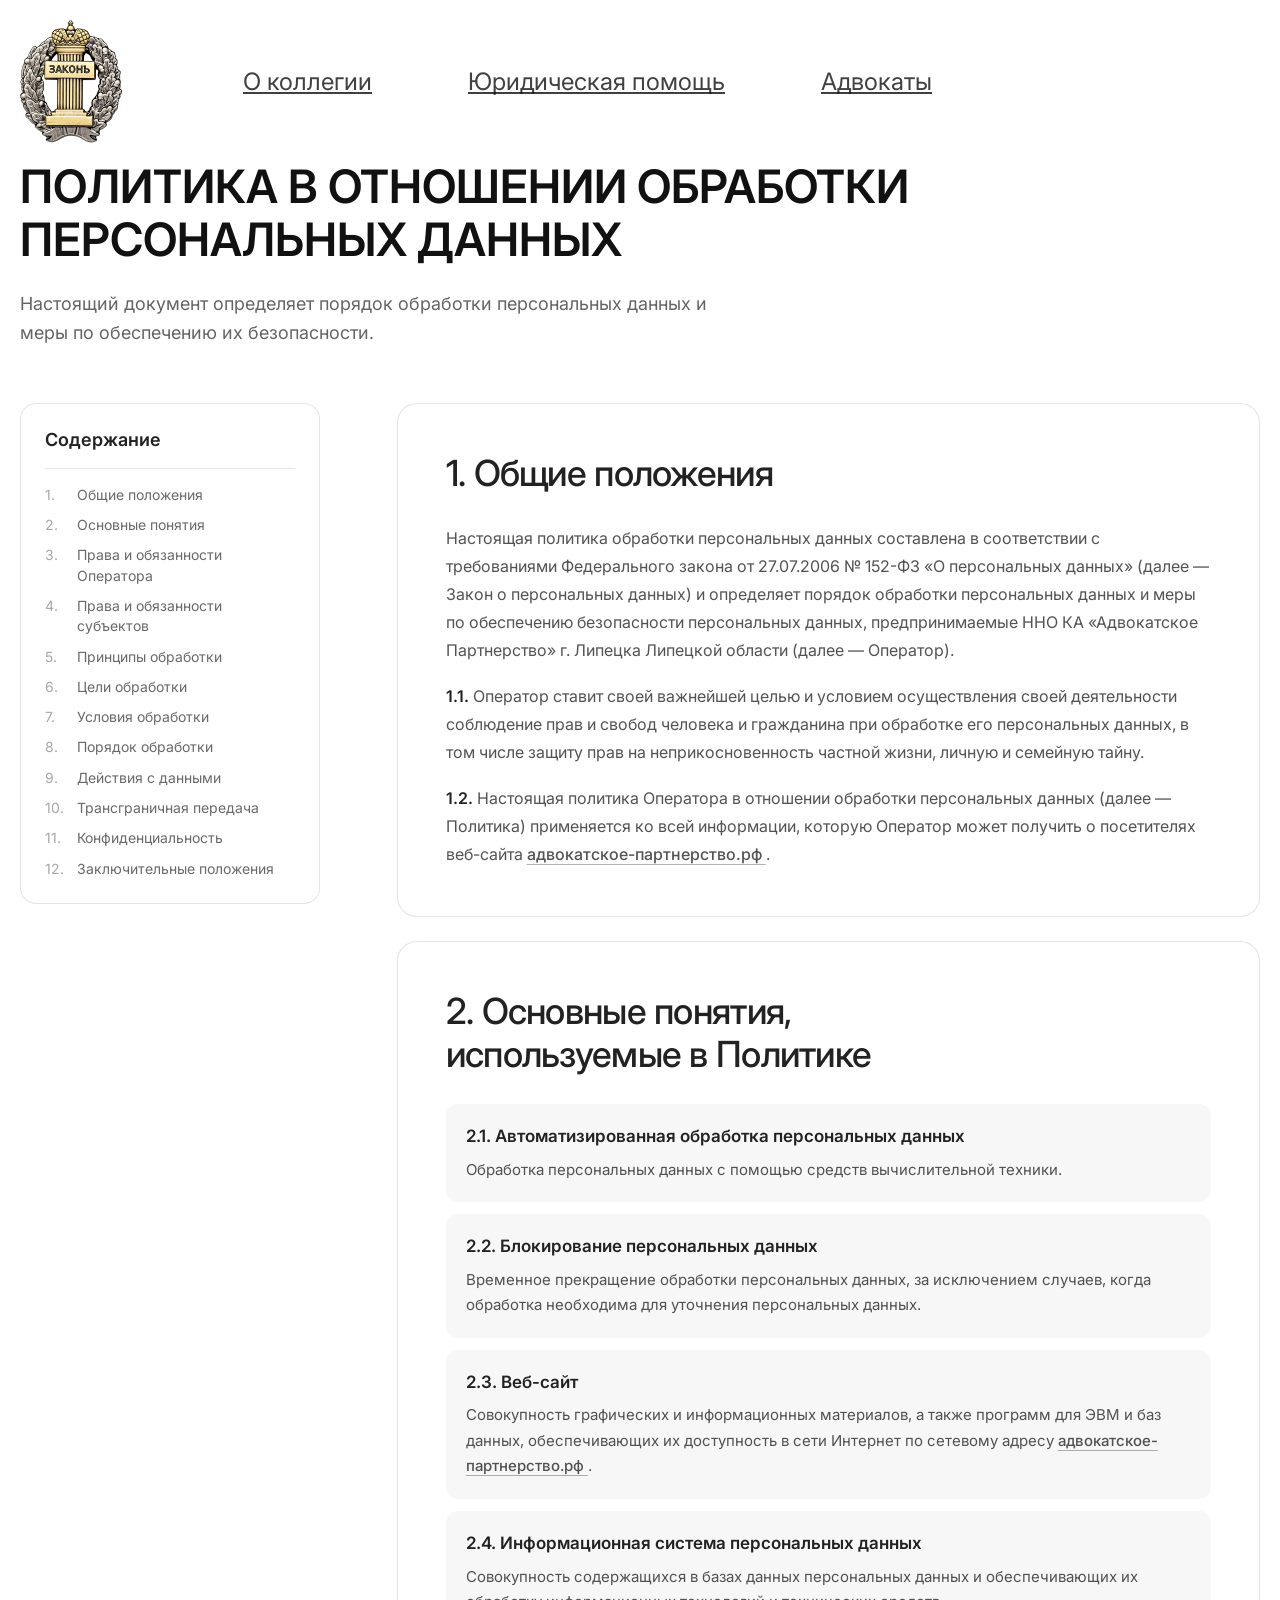
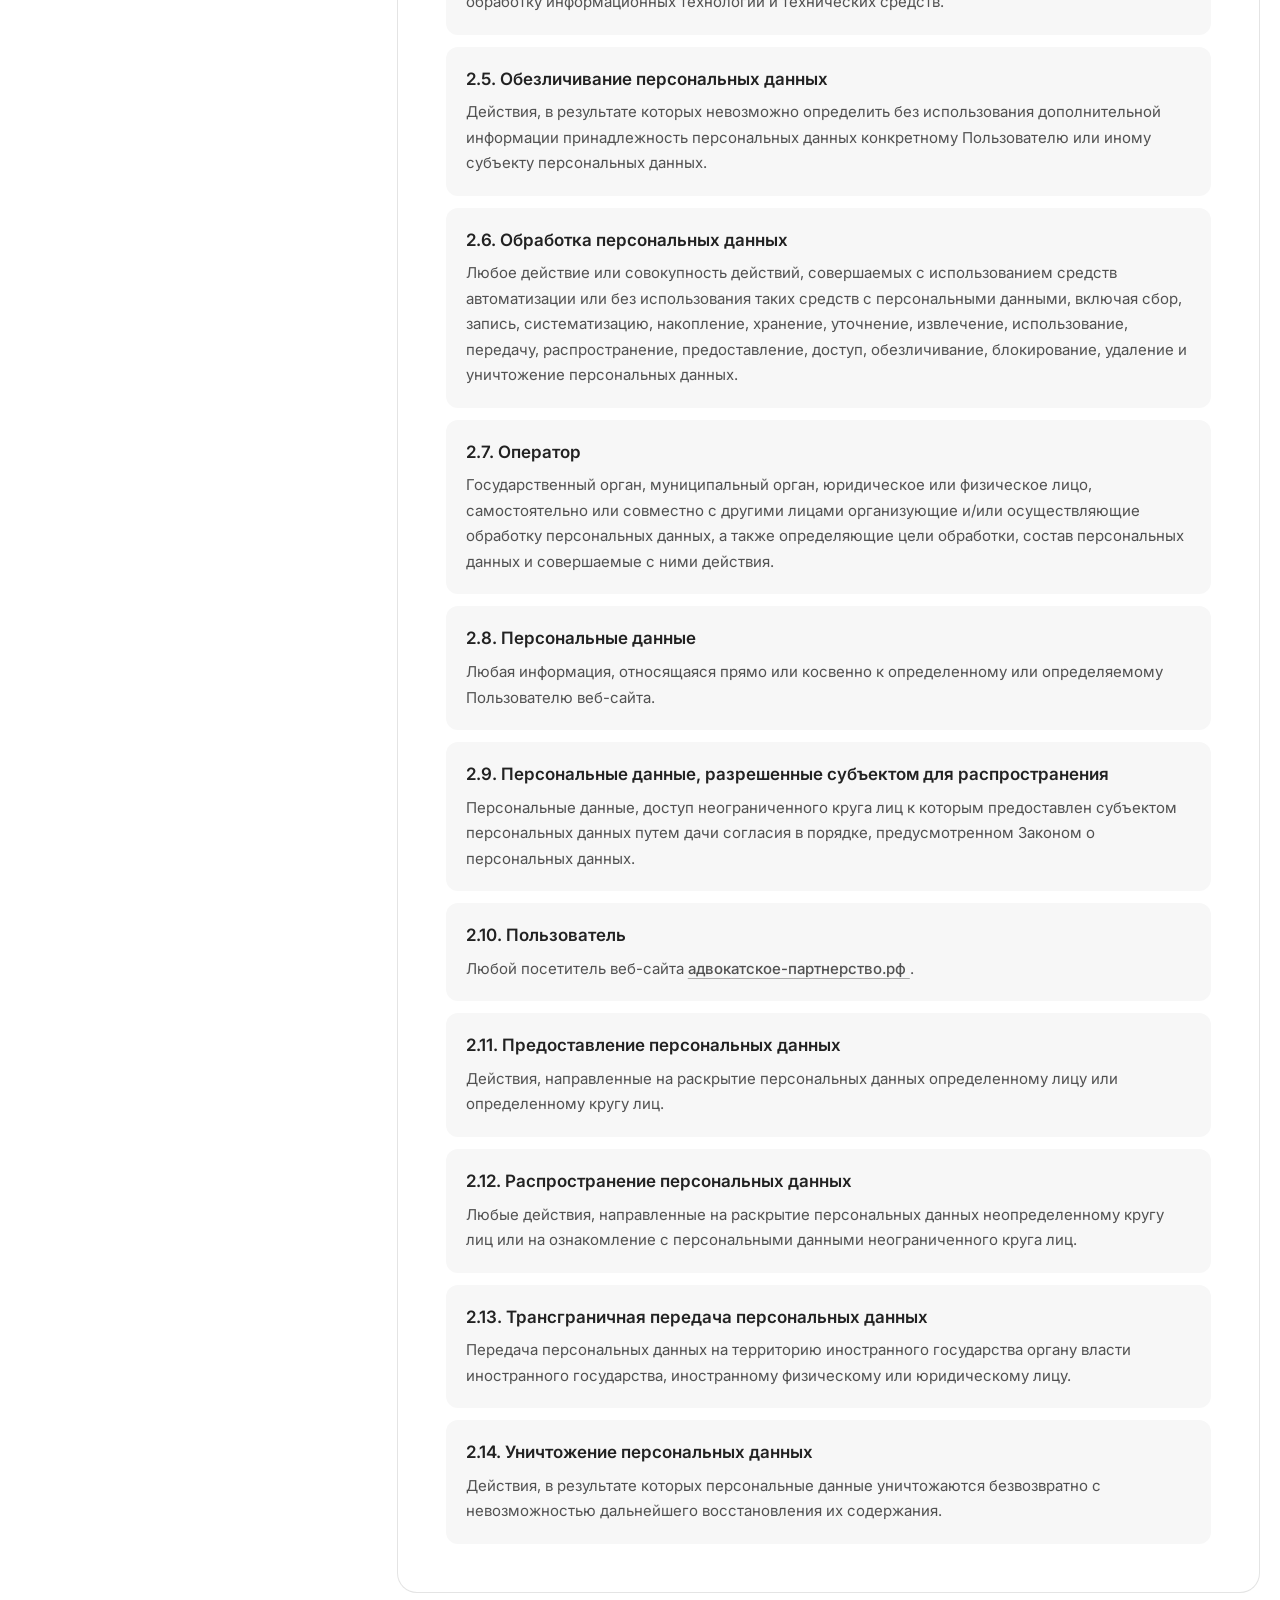
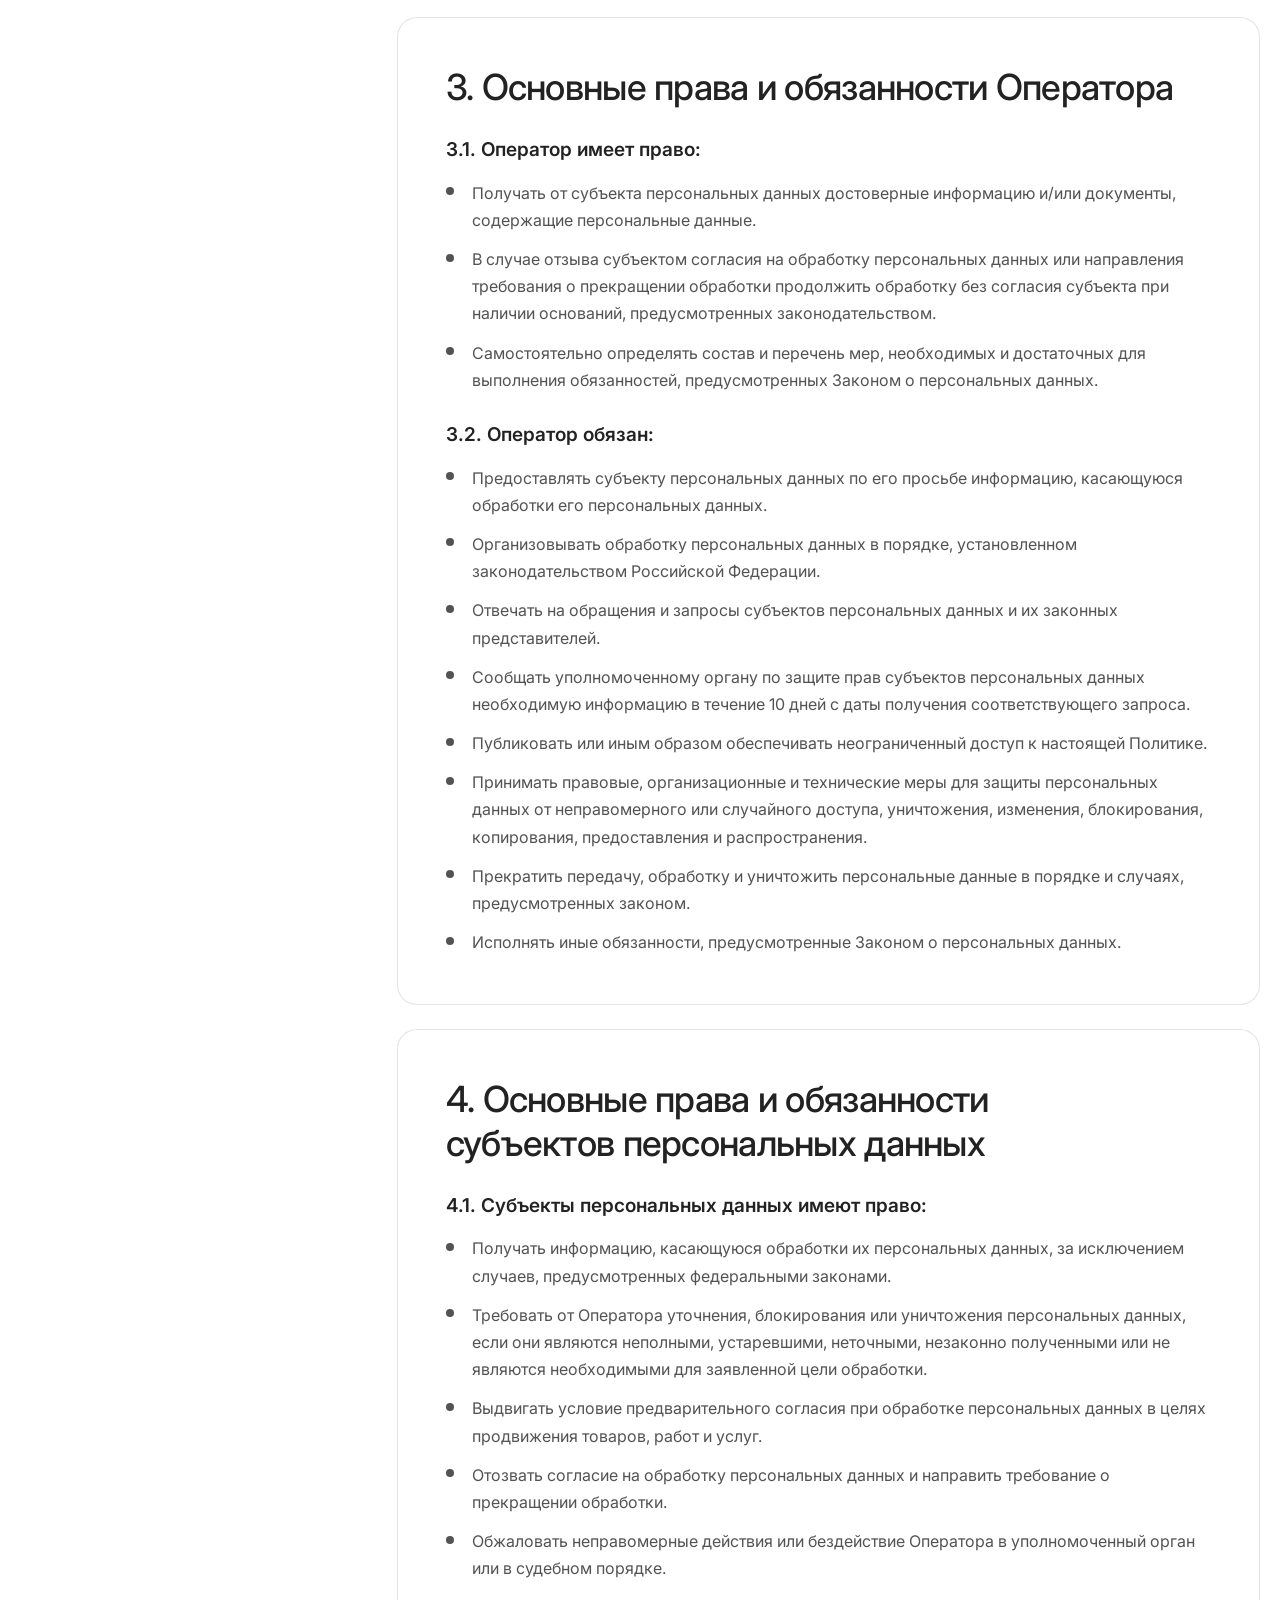
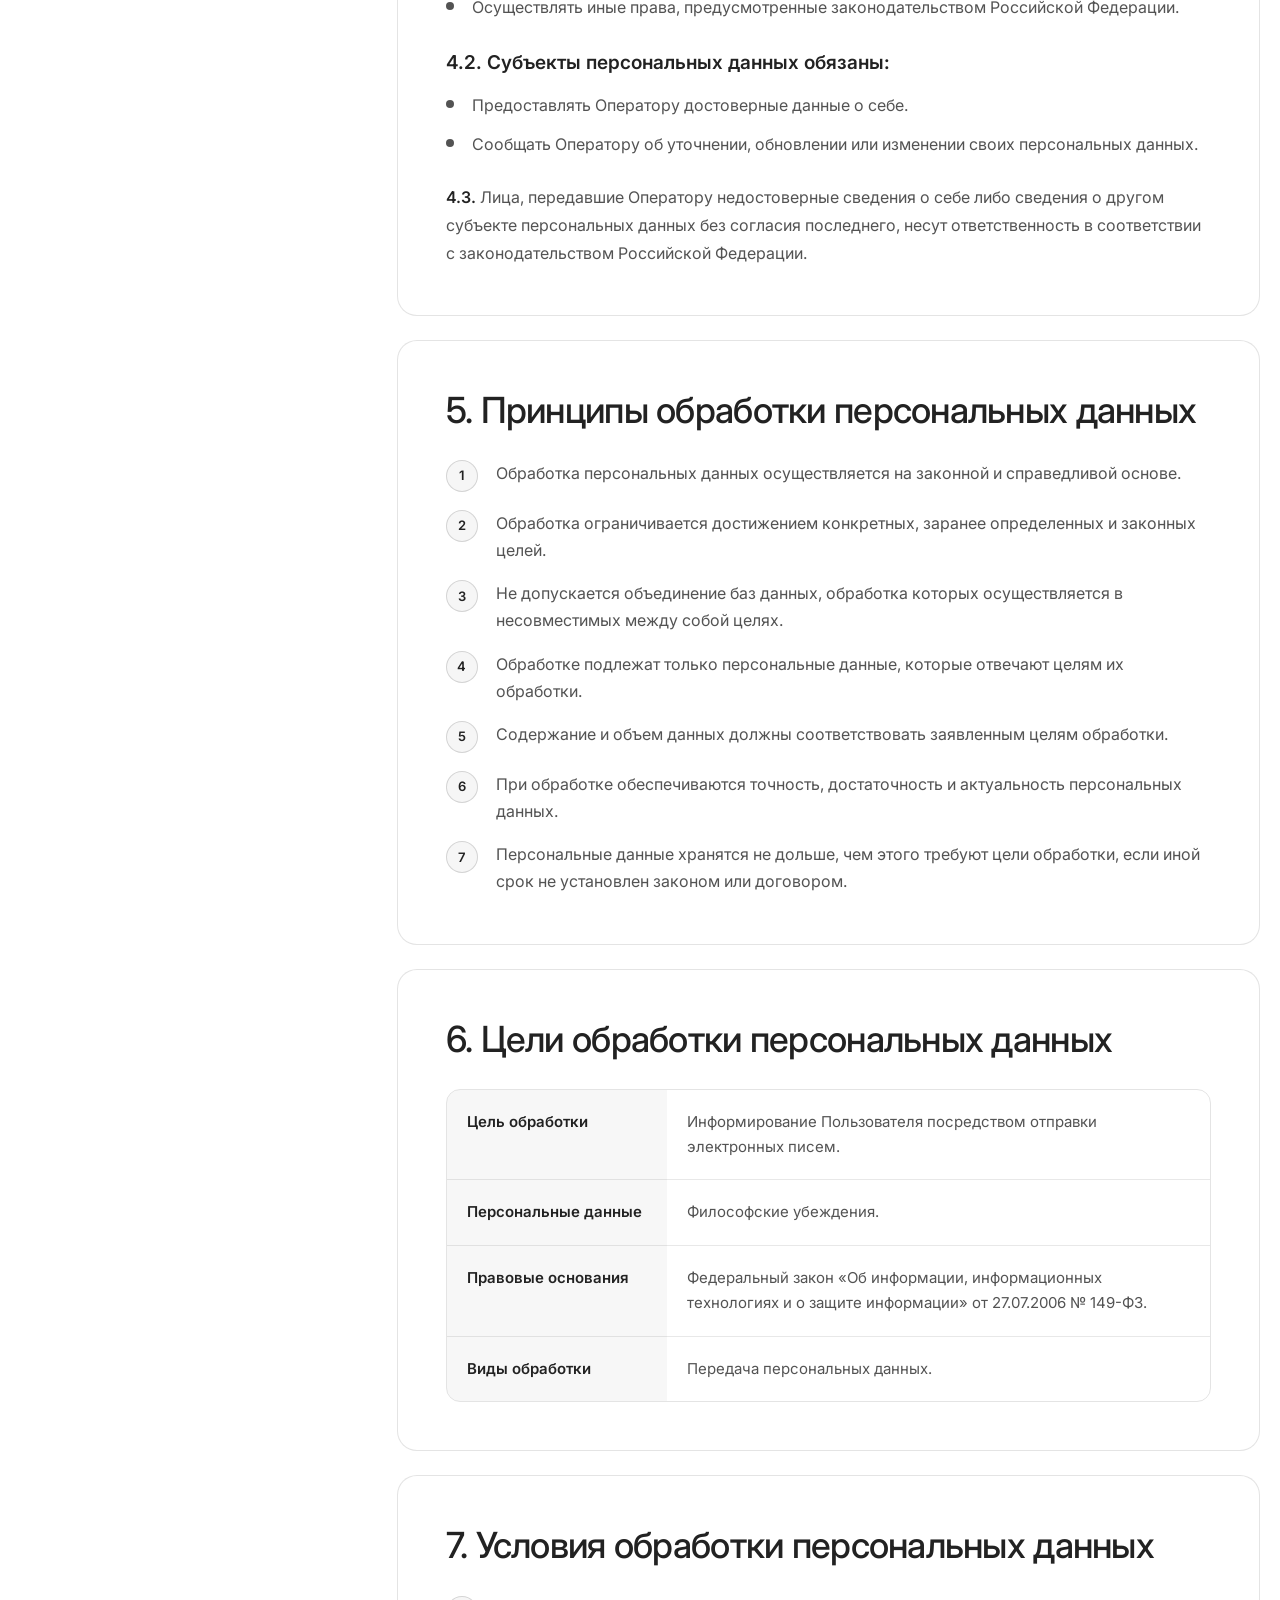
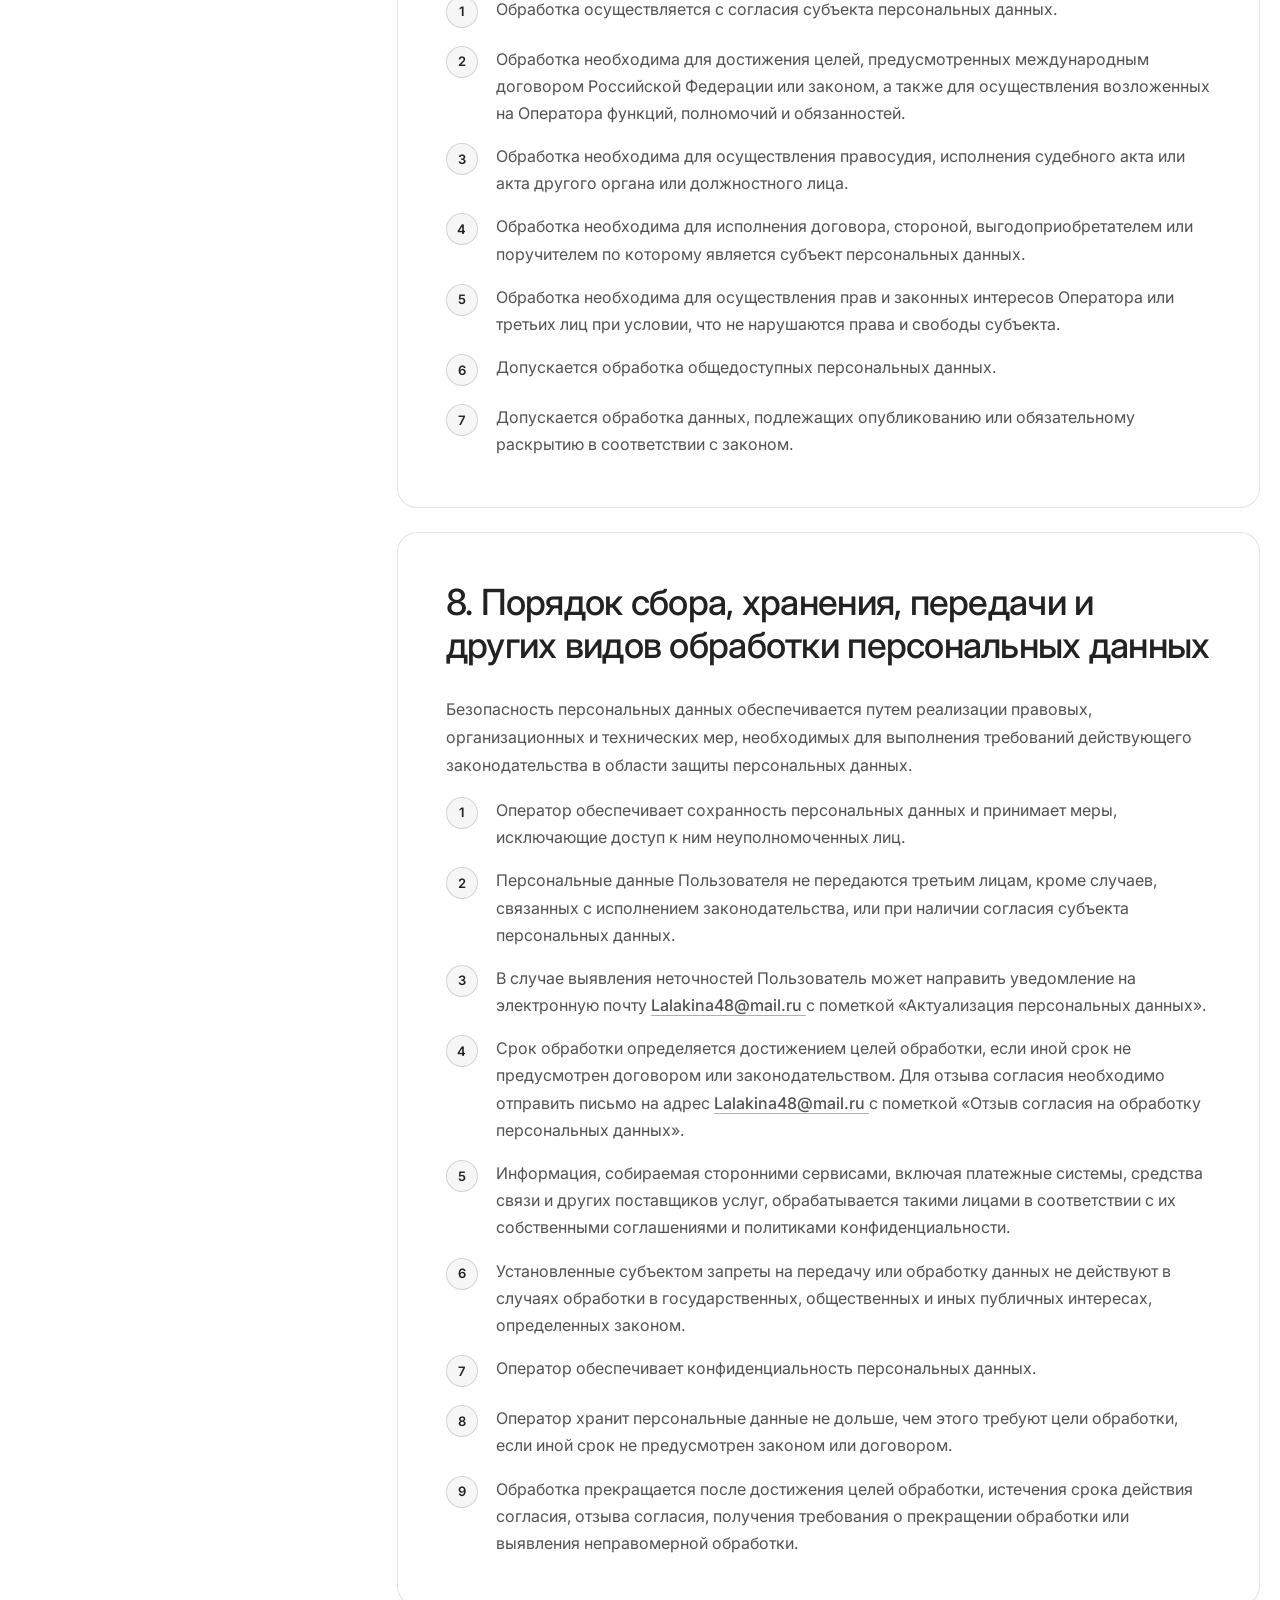
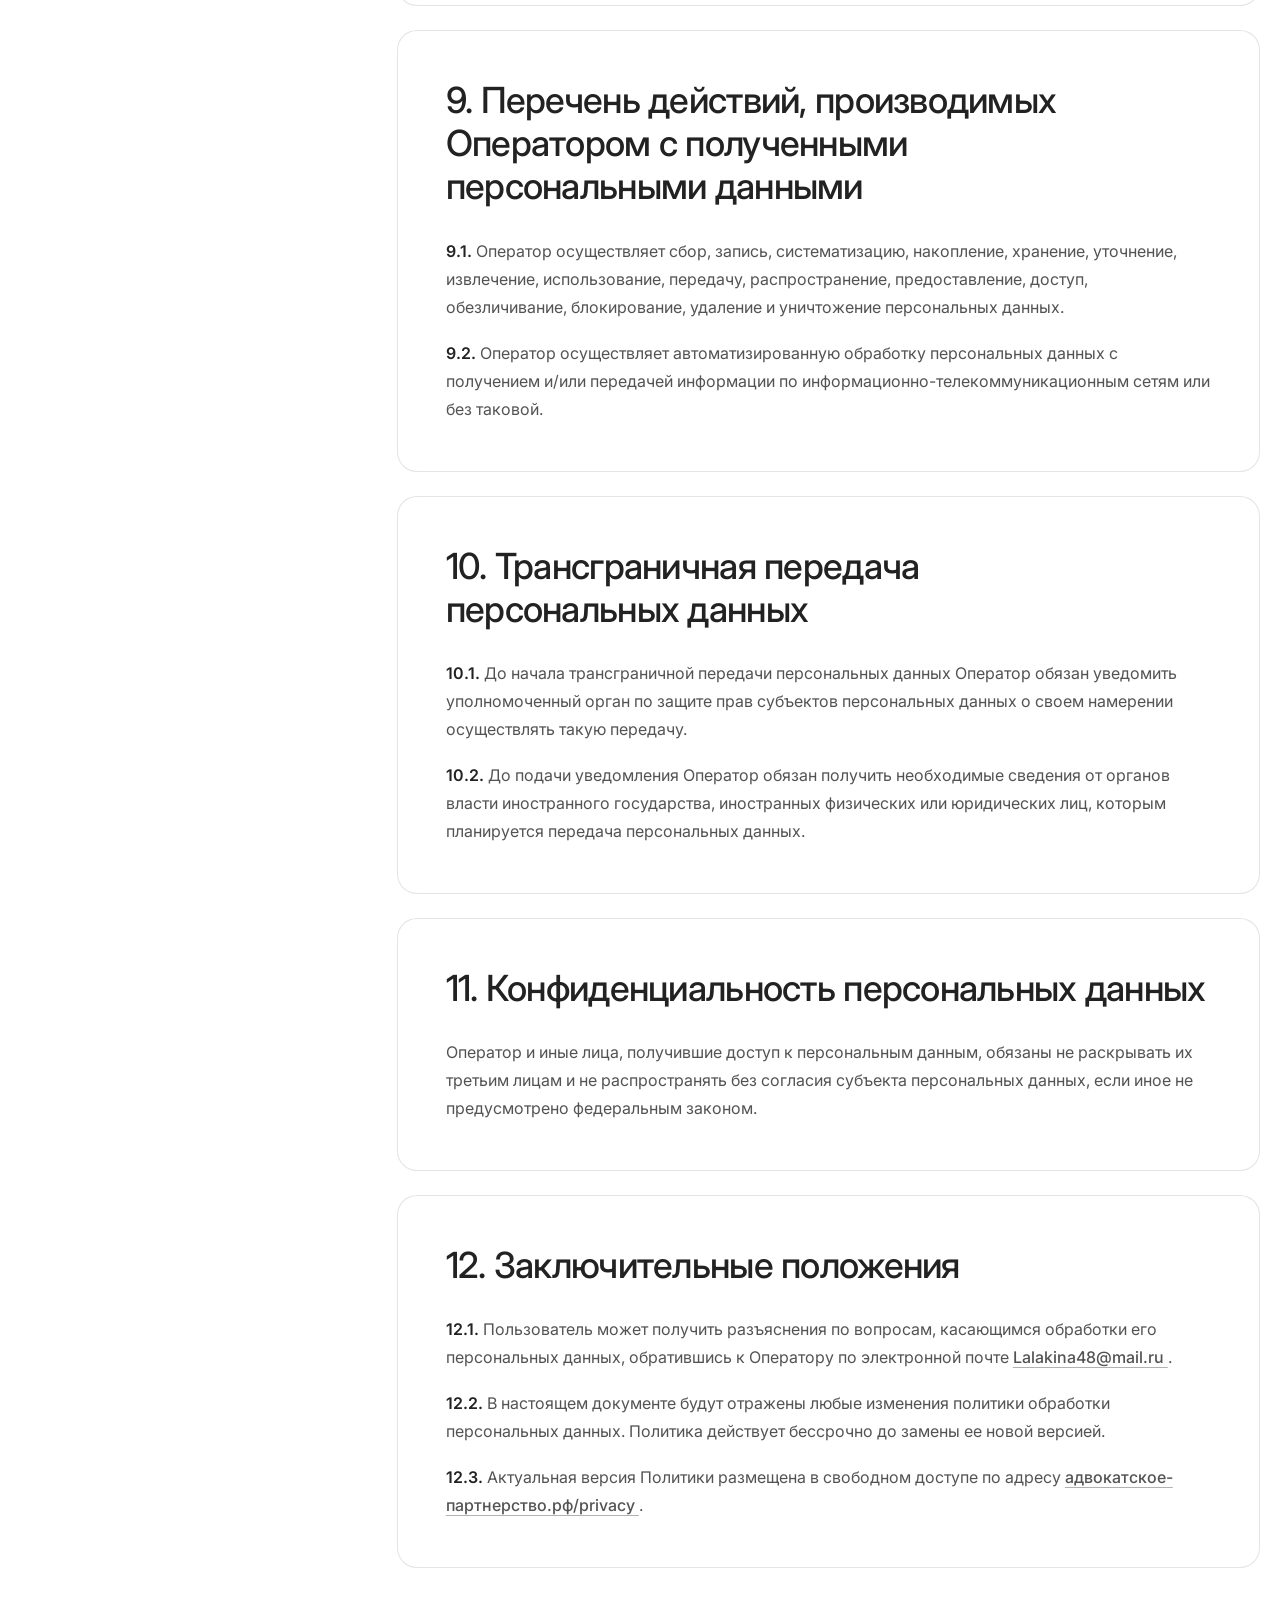
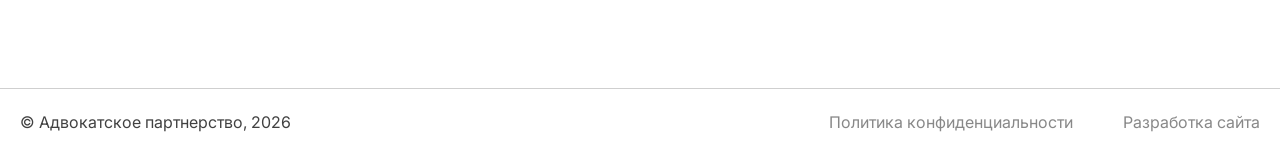
<file: privacy-policy.html>
<!DOCTYPE html>
<html lang="ru">

<head>
	<meta charset="UTF-8">
	<meta name="viewport" content="width=device-width, initial-scale=1.0">

	<title>Политика конфиденциальности — Адвокатское партнёрство</title>

	<meta name="description"
		content="Политика в отношении обработки персональных данных ННО КА «Адвокатское Партнёрство» г. Липецка Липецкой области.">

	<link rel="icon" type="image/png" href="images/logo.png">

	<link rel="stylesheet" href="css/styles.css">
</head>

<body>
	<div class="wrapper">
		<header id="header" class="header">
	<div class="header__container">
		<a href="index.html" class="header__logo">
			<img src="images/logo.png" alt="Адвокатское партнёрство">
		</a>

		<div class="header__menu menu">
			<button type="button" class="menu__icon icon-menu" aria-label="Открыть меню">
				<span></span>
			</button>

			<nav class="menu__body">
				<ul class="menu__list">
					<li class="menu__item">
						<a href="index.html#about" class="menu__link">
							О коллегии
						</a>
					</li>

					<li class="menu__item">
						<a href="index.html#legal-services" class="menu__link">
							Юридическая помощь
						</a>
					</li>

					<li class="menu__item">
						<a href="index.html#lawyers" class="menu__link">
							Адвокаты
						</a>
					</li>
				</ul>
			</nav>
		</div>
	</div>
</header>

		<main class="page page_privacy">
			<section class="privacy">
				<div class="privacy__container">
					<div class="privacy__heading">
						<h1 class="privacy__title">
							Политика в отношении обработки персональных данных
						</h1>

						<p class="privacy__description">
							Настоящий документ определяет порядок обработки персональных данных
							и меры по обеспечению их безопасности.
						</p>
					</div>

					<div class="privacy__layout">
						<aside class="privacy__navigation">
							<div class="privacy__navigation-inner">
								<div class="privacy__navigation-title">
									Содержание
								</div>

								<nav aria-label="Содержание политики конфиденциальности">
									<ol class="privacy__navigation-list">
										<li>
											<a href="#general">Общие положения</a>
										</li>
										<li>
											<a href="#definitions">Основные понятия</a>
										</li>
										<li>
											<a href="#operator-rights">Права и обязанности Оператора</a>
										</li>
										<li>
											<a href="#user-rights">Права и обязанности субъектов</a>
										</li>
										<li>
											<a href="#principles">Принципы обработки</a>
										</li>
										<li>
											<a href="#purposes">Цели обработки</a>
										</li>
										<li>
											<a href="#conditions">Условия обработки</a>
										</li>
										<li>
											<a href="#processing">Порядок обработки</a>
										</li>
										<li>
											<a href="#actions">Действия с данными</a>
										</li>
										<li>
											<a href="#cross-border">Трансграничная передача</a>
										</li>
										<li>
											<a href="#confidentiality">Конфиденциальность</a>
										</li>
										<li>
											<a href="#final">Заключительные положения</a>
										</li>
									</ol>
								</nav>
							</div>
						</aside>

						<div class="privacy__content">
							<article class="privacy__article">
								<section class="privacy__section" id="general">
									<h2 class="privacy__section-title">
										1. Общие положения
									</h2>

									<p>
										Настоящая политика обработки персональных данных составлена
										в соответствии с требованиями Федерального закона
										от 27.07.2006 № 152-ФЗ «О персональных данных»
										(далее — Закон о персональных данных) и определяет порядок
										обработки персональных данных и меры по обеспечению безопасности
										персональных данных, предпринимаемые ННО КА
										«Адвокатское Партнерство» г. Липецка Липецкой области
										(далее — Оператор).
									</p>

									<p>
										<strong>1.1.</strong>
										Оператор ставит своей важнейшей целью и условием осуществления
										своей деятельности соблюдение прав и свобод человека и гражданина
										при обработке его персональных данных, в том числе защиту прав
										на неприкосновенность частной жизни, личную и семейную тайну.
									</p>

									<p>
										<strong>1.2.</strong>
										Настоящая политика Оператора в отношении обработки персональных
										данных (далее — Политика) применяется ко всей информации,
										которую Оператор может получить о посетителях веб-сайта
										<a href="https://адвокатское-партнерство.рф" target="_blank" rel="noopener noreferrer">
											адвокатское-партнерство.рф
										</a>.
									</p>
								</section>

								<section class="privacy__section" id="definitions">
									<h2 class="privacy__section-title">
										2. Основные понятия, используемые в Политике
									</h2>

									<div class="privacy__definitions">
										<div class="privacy__definition">
											<h3>2.1. Автоматизированная обработка персональных данных</h3>
											<p>
												Обработка персональных данных с помощью средств
												вычислительной техники.
											</p>
										</div>

										<div class="privacy__definition">
											<h3>2.2. Блокирование персональных данных</h3>
											<p>
												Временное прекращение обработки персональных данных,
												за исключением случаев, когда обработка необходима
												для уточнения персональных данных.
											</p>
										</div>

										<div class="privacy__definition">
											<h3>2.3. Веб-сайт</h3>
											<p>
												Совокупность графических и информационных материалов,
												а также программ для ЭВМ и баз данных, обеспечивающих
												их доступность в сети Интернет по сетевому адресу
												<a href="https://адвокатское-партнерство.рф" target="_blank"
													rel="noopener noreferrer">
													адвокатское-партнерство.рф
												</a>.
											</p>
										</div>

										<div class="privacy__definition">
											<h3>2.4. Информационная система персональных данных</h3>
											<p>
												Совокупность содержащихся в базах данных персональных
												данных и обеспечивающих их обработку информационных
												технологий и технических средств.
											</p>
										</div>

										<div class="privacy__definition">
											<h3>2.5. Обезличивание персональных данных</h3>
											<p>
												Действия, в результате которых невозможно определить
												без использования дополнительной информации принадлежность
												персональных данных конкретному Пользователю или иному
												субъекту персональных данных.
											</p>
										</div>

										<div class="privacy__definition">
											<h3>2.6. Обработка персональных данных</h3>
											<p>
												Любое действие или совокупность действий, совершаемых
												с использованием средств автоматизации или без использования
												таких средств с персональными данными, включая сбор, запись,
												систематизацию, накопление, хранение, уточнение, извлечение,
												использование, передачу, распространение, предоставление,
												доступ, обезличивание, блокирование, удаление и уничтожение
												персональных данных.
											</p>
										</div>

										<div class="privacy__definition">
											<h3>2.7. Оператор</h3>
											<p>
												Государственный орган, муниципальный орган, юридическое
												или физическое лицо, самостоятельно или совместно с другими
												лицами организующие и/или осуществляющие обработку
												персональных данных, а также определяющие цели обработки,
												состав персональных данных и совершаемые с ними действия.
											</p>
										</div>

										<div class="privacy__definition">
											<h3>2.8. Персональные данные</h3>
											<p>
												Любая информация, относящаяся прямо или косвенно
												к определенному или определяемому Пользователю веб-сайта.
											</p>
										</div>

										<div class="privacy__definition">
											<h3>
												2.9. Персональные данные, разрешенные субъектом
												для распространения
											</h3>
											<p>
												Персональные данные, доступ неограниченного круга лиц
												к которым предоставлен субъектом персональных данных
												путем дачи согласия в порядке, предусмотренном Законом
												о персональных данных.
											</p>
										</div>

										<div class="privacy__definition">
											<h3>2.10. Пользователь</h3>
											<p>
												Любой посетитель веб-сайта
												<a href="https://адвокатское-партнерство.рф" target="_blank"
													rel="noopener noreferrer">
													адвокатское-партнерство.рф
												</a>.
											</p>
										</div>

										<div class="privacy__definition">
											<h3>2.11. Предоставление персональных данных</h3>
											<p>
												Действия, направленные на раскрытие персональных данных
												определенному лицу или определенному кругу лиц.
											</p>
										</div>

										<div class="privacy__definition">
											<h3>2.12. Распространение персональных данных</h3>
											<p>
												Любые действия, направленные на раскрытие персональных
												данных неопределенному кругу лиц или на ознакомление
												с персональными данными неограниченного круга лиц.
											</p>
										</div>

										<div class="privacy__definition">
											<h3>2.13. Трансграничная передача персональных данных</h3>
											<p>
												Передача персональных данных на территорию иностранного
												государства органу власти иностранного государства,
												иностранному физическому или юридическому лицу.
											</p>
										</div>

										<div class="privacy__definition">
											<h3>2.14. Уничтожение персональных данных</h3>
											<p>
												Действия, в результате которых персональные данные
												уничтожаются безвозвратно с невозможностью дальнейшего
												восстановления их содержания.
											</p>
										</div>
									</div>
								</section>

								<section class="privacy__section" id="operator-rights">
									<h2 class="privacy__section-title">
										3. Основные права и обязанности Оператора
									</h2>

									<h3 class="privacy__subtitle">3.1. Оператор имеет право:</h3>

									<ul class="privacy__list">
										<li>
											Получать от субъекта персональных данных достоверные
											информацию и/или документы, содержащие персональные данные.
										</li>
										<li>
											В случае отзыва субъектом согласия на обработку персональных
											данных или направления требования о прекращении обработки
											продолжить обработку без согласия субъекта при наличии
											оснований, предусмотренных законодательством.
										</li>
										<li>
											Самостоятельно определять состав и перечень мер,
											необходимых и достаточных для выполнения обязанностей,
											предусмотренных Законом о персональных данных.
										</li>
									</ul>

									<h3 class="privacy__subtitle">3.2. Оператор обязан:</h3>

									<ul class="privacy__list">
										<li>
											Предоставлять субъекту персональных данных по его просьбе
											информацию, касающуюся обработки его персональных данных.
										</li>
										<li>
											Организовывать обработку персональных данных в порядке,
											установленном законодательством Российской Федерации.
										</li>
										<li>
											Отвечать на обращения и запросы субъектов персональных
											данных и их законных представителей.
										</li>
										<li>
											Сообщать уполномоченному органу по защите прав субъектов
											персональных данных необходимую информацию в течение
											10 дней с даты получения соответствующего запроса.
										</li>
										<li>
											Публиковать или иным образом обеспечивать неограниченный
											доступ к настоящей Политике.
										</li>
										<li>
											Принимать правовые, организационные и технические меры
											для защиты персональных данных от неправомерного или
											случайного доступа, уничтожения, изменения, блокирования,
											копирования, предоставления и распространения.
										</li>
										<li>
											Прекратить передачу, обработку и уничтожить персональные
											данные в порядке и случаях, предусмотренных законом.
										</li>
										<li>
											Исполнять иные обязанности, предусмотренные Законом
											о персональных данных.
										</li>
									</ul>
								</section>

								<section class="privacy__section" id="user-rights">
									<h2 class="privacy__section-title">
										4. Основные права и обязанности субъектов персональных данных
									</h2>

									<h3 class="privacy__subtitle">
										4.1. Субъекты персональных данных имеют право:
									</h3>

									<ul class="privacy__list">
										<li>
											Получать информацию, касающуюся обработки их персональных
											данных, за исключением случаев, предусмотренных федеральными
											законами.
										</li>
										<li>
											Требовать от Оператора уточнения, блокирования или уничтожения
											персональных данных, если они являются неполными, устаревшими,
											неточными, незаконно полученными или не являются необходимыми
											для заявленной цели обработки.
										</li>
										<li>
											Выдвигать условие предварительного согласия при обработке
											персональных данных в целях продвижения товаров, работ и услуг.
										</li>
										<li>
											Отозвать согласие на обработку персональных данных
											и направить требование о прекращении обработки.
										</li>
										<li>
											Обжаловать неправомерные действия или бездействие Оператора
											в уполномоченный орган или в судебном порядке.
										</li>
										<li>
											Осуществлять иные права, предусмотренные законодательством
											Российской Федерации.
										</li>
									</ul>

									<h3 class="privacy__subtitle">
										4.2. Субъекты персональных данных обязаны:
									</h3>

									<ul class="privacy__list">
										<li>Предоставлять Оператору достоверные данные о себе.</li>
										<li>
											Сообщать Оператору об уточнении, обновлении или изменении
											своих персональных данных.
										</li>
									</ul>

									<p>
										<strong>4.3.</strong>
										Лица, передавшие Оператору недостоверные сведения о себе
										либо сведения о другом субъекте персональных данных без согласия
										последнего, несут ответственность в соответствии
										с законодательством Российской Федерации.
									</p>
								</section>

								<section class="privacy__section" id="principles">
									<h2 class="privacy__section-title">
										5. Принципы обработки персональных данных
									</h2>

									<ol class="privacy__numbered-list">
										<li>
											Обработка персональных данных осуществляется на законной
											и справедливой основе.
										</li>
										<li>
											Обработка ограничивается достижением конкретных,
											заранее определенных и законных целей.
										</li>
										<li>
											Не допускается объединение баз данных, обработка которых
											осуществляется в несовместимых между собой целях.
										</li>
										<li>
											Обработке подлежат только персональные данные,
											которые отвечают целям их обработки.
										</li>
										<li>
											Содержание и объем данных должны соответствовать
											заявленным целям обработки.
										</li>
										<li>
											При обработке обеспечиваются точность, достаточность
											и актуальность персональных данных.
										</li>
										<li>
											Персональные данные хранятся не дольше, чем этого требуют
											цели обработки, если иной срок не установлен законом
											или договором.
										</li>
									</ol>
								</section>

								<section class="privacy__section" id="purposes">
									<h2 class="privacy__section-title">
										6. Цели обработки персональных данных
									</h2>

									<div class="privacy__table-wrapper">
										<table class="privacy__table">
											<tbody>
												<tr>
													<th scope="row">Цель обработки</th>
													<td>
														Информирование Пользователя посредством отправки
														электронных писем.
													</td>
												</tr>

												<tr>
													<th scope="row">Персональные данные</th>
													<td>Философские убеждения.</td>
												</tr>

												<tr>
													<th scope="row">Правовые основания</th>
													<td>
														Федеральный закон «Об информации, информационных
														технологиях и о защите информации»
														от 27.07.2006 № 149-ФЗ.
													</td>
												</tr>

												<tr>
													<th scope="row">Виды обработки</th>
													<td>Передача персональных данных.</td>
												</tr>
											</tbody>
										</table>
									</div>
								</section>

								<section class="privacy__section" id="conditions">
									<h2 class="privacy__section-title">
										7. Условия обработки персональных данных
									</h2>

									<ol class="privacy__numbered-list">
										<li>
											Обработка осуществляется с согласия субъекта персональных
											данных.
										</li>
										<li>
											Обработка необходима для достижения целей, предусмотренных
											международным договором Российской Федерации или законом,
											а также для осуществления возложенных на Оператора функций,
											полномочий и обязанностей.
										</li>
										<li>
											Обработка необходима для осуществления правосудия,
											исполнения судебного акта или акта другого органа
											или должностного лица.
										</li>
										<li>
											Обработка необходима для исполнения договора, стороной,
											выгодоприобретателем или поручителем по которому является
											субъект персональных данных.
										</li>
										<li>
											Обработка необходима для осуществления прав и законных
											интересов Оператора или третьих лиц при условии,
											что не нарушаются права и свободы субъекта.
										</li>
										<li>
											Допускается обработка общедоступных персональных данных.
										</li>
										<li>
											Допускается обработка данных, подлежащих опубликованию
											или обязательному раскрытию в соответствии с законом.
										</li>
									</ol>
								</section>

								<section class="privacy__section" id="processing">
									<h2 class="privacy__section-title">
										8. Порядок сбора, хранения, передачи и других видов обработки
										персональных данных
									</h2>

									<p>
										Безопасность персональных данных обеспечивается путем реализации
										правовых, организационных и технических мер, необходимых
										для выполнения требований действующего законодательства
										в области защиты персональных данных.
									</p>

									<ol class="privacy__numbered-list">
										<li>
											Оператор обеспечивает сохранность персональных данных
											и принимает меры, исключающие доступ к ним неуполномоченных лиц.
										</li>
										<li>
											Персональные данные Пользователя не передаются третьим лицам,
											кроме случаев, связанных с исполнением законодательства,
											или при наличии согласия субъекта персональных данных.
										</li>
										<li>
											В случае выявления неточностей Пользователь может направить
											уведомление на электронную почту
											<a href="mailto:Lalakina48@mail.ru">
												Lalakina48@mail.ru
											</a>
											с пометкой «Актуализация персональных данных».
										</li>
										<li>
											Срок обработки определяется достижением целей обработки,
											если иной срок не предусмотрен договором или законодательством.
											Для отзыва согласия необходимо отправить письмо на адрес
											<a href="mailto:Lalakina48@mail.ru">
												Lalakina48@mail.ru
											</a>
											с пометкой «Отзыв согласия на обработку персональных данных».
										</li>
										<li>
											Информация, собираемая сторонними сервисами, включая платежные
											системы, средства связи и других поставщиков услуг,
											обрабатывается такими лицами в соответствии с их собственными
											соглашениями и политиками конфиденциальности.
										</li>
										<li>
											Установленные субъектом запреты на передачу или обработку
											данных не действуют в случаях обработки в государственных,
											общественных и иных публичных интересах, определенных законом.
										</li>
										<li>
											Оператор обеспечивает конфиденциальность персональных данных.
										</li>
										<li>
											Оператор хранит персональные данные не дольше,
											чем этого требуют цели обработки, если иной срок
											не предусмотрен законом или договором.
										</li>
										<li>
											Обработка прекращается после достижения целей обработки,
											истечения срока действия согласия, отзыва согласия,
											получения требования о прекращении обработки или выявления
											неправомерной обработки.
										</li>
									</ol>
								</section>

								<section class="privacy__section" id="actions">
									<h2 class="privacy__section-title">
										9. Перечень действий, производимых Оператором
										с полученными персональными данными
									</h2>

									<p>
										<strong>9.1.</strong>
										Оператор осуществляет сбор, запись, систематизацию,
										накопление, хранение, уточнение, извлечение, использование,
										передачу, распространение, предоставление, доступ,
										обезличивание, блокирование, удаление и уничтожение
										персональных данных.
									</p>

									<p>
										<strong>9.2.</strong>
										Оператор осуществляет автоматизированную обработку персональных
										данных с получением и/или передачей информации
										по информационно-телекоммуникационным сетям или без таковой.
									</p>
								</section>

								<section class="privacy__section" id="cross-border">
									<h2 class="privacy__section-title">
										10. Трансграничная передача персональных данных
									</h2>

									<p>
										<strong>10.1.</strong>
										До начала трансграничной передачи персональных данных Оператор
										обязан уведомить уполномоченный орган по защите прав субъектов
										персональных данных о своем намерении осуществлять такую передачу.
									</p>

									<p>
										<strong>10.2.</strong>
										До подачи уведомления Оператор обязан получить необходимые
										сведения от органов власти иностранного государства,
										иностранных физических или юридических лиц, которым планируется
										передача персональных данных.
									</p>
								</section>

								<section class="privacy__section" id="confidentiality">
									<h2 class="privacy__section-title">
										11. Конфиденциальность персональных данных
									</h2>

									<p>
										Оператор и иные лица, получившие доступ к персональным данным,
										обязаны не раскрывать их третьим лицам и не распространять
										без согласия субъекта персональных данных, если иное
										не предусмотрено федеральным законом.
									</p>
								</section>

								<section class="privacy__section" id="final">
									<h2 class="privacy__section-title">
										12. Заключительные положения
									</h2>

									<p>
										<strong>12.1.</strong>
										Пользователь может получить разъяснения по вопросам,
										касающимся обработки его персональных данных, обратившись
										к Оператору по электронной почте
										<a href="mailto:Lalakina48@mail.ru">
											Lalakina48@mail.ru
										</a>.
									</p>

									<p>
										<strong>12.2.</strong>
										В настоящем документе будут отражены любые изменения политики
										обработки персональных данных. Политика действует бессрочно
										до замены ее новой версией.
									</p>

									<p>
										<strong>12.3.</strong>
										Актуальная версия Политики размещена в свободном доступе
										по адресу
										<a href="https://адвокатское-партнерство.рф/privacy" target="_blank"
											rel="noopener noreferrer">
											адвокатское-партнерство.рф/privacy
										</a>.
									</p>
								</section>
							</article>
						</div>
					</div>
				</div>
			</section>
		</main>

		<footer class="footer">
	<div class="footer__container">
		<p class="footer__copywrite">© Адвокатское партнерство, 2026</p>
		<ul>
			<li>
				<a href="privacy-policy.html">
					Политика конфиденциальности
				</a>
			</li>
			<li>
				<a href="#">
					Разработка сайта
				</a>
			</li>
		</ul>
	</div>
</footer>
	</div>

	<script src="js/main.js"></script>
</body>

</html>
</file>
<file: css/styles.css>
@charset "UTF-8";@import url(https://fonts.googleapis.com/css?family=Inter:300,regular,500,600&display=swap);.footer{border-top:1px solid rgba(17,17,17,.2);padding:24px 0}.footer__container{display:flex;justify-content:space-between;flex-wrap:wrap;gap:20px;align-items:center}.footer__container ul{display:flex;align-items:center;gap:50px;flex-wrap:wrap}@media (max-width:767.98px){.footer__container ul{gap:20px}}.footer__container ul li{font-size:16px;line-height:113%}.footer__container ul li a{transition:color .5s ease 0s;color:rgba(17,17,17,.5)}@media (any-hover:hover){.footer__container ul li a:hover{color:#111}}.footer__copywrite{font-size:16px;line-height:113%}.header{position:fixed;top:0;left:0;z-index:100;width:100%;padding:20px 0;background-color:transparent;transition:background-color .5s ease 0s}.header.header--scrolled{background-color:#fff}@media (max-width:767.98px){.header{padding:12px 0}}.header__container{display:flex;gap:120px;align-items:center}@media (max-width:991.98px){.header__container{justify-content:space-between;gap:30px}}@media (max-width:767.98px){.header__container{gap:30px}}.header__logo{position:relative;z-index:11}.header__logo img{display:inline-block;width:103px;height:123px;object-fit:cover;object-position:center}@media (max-width:991.98px){.header__logo img{width:83px;height:99px}}@media (max-width:767.98px){.header__logo img{width:69px;height:82px}}@media (max-width:767.98px){.menu__body{position:fixed;top:0;left:-100%;width:100%;height:100%;background-color:#fff;overflow:auto;padding:150px 20px 20px 20px;z-index:10;transition:left .5s ease 0s}.menu-open .menu__body{left:0}}.menu__list{display:flex;align-items:center;gap:96px}@media (max-width:991.98px){.menu__list{gap:50px}}@media (max-width:767.98px){.menu__list{flex-direction:column;gap:30px;align-items:flex-start}}.menu__link{font-size:24px;text-decoration:underline;text-decoration-skip-ink:none;position:relative;z-index:11;transition:color .5s ease 0s}@media (any-hover:hover){.menu__link:hover{color:#d1b272;text-decoration:underline}}@media (max-width:991.98px){.menu__link{font-size:22px}}@media (max-width:767.98px){.menu__link{font-size:24px}}.icon-menu{display:none}@media (max-width:767.98px){.icon-menu{display:block;position:relative;cursor:pointer;width:35px;height:22px;z-index:11}}@media (max-width:767.98px) and (any-hover:none){.icon-menu{cursor:default}}@media (max-width:767.98px){.icon-menu span,.icon-menu::after,.icon-menu::before{content:"";transition:all .3s ease 0s;right:0;position:absolute;width:100%;height:2px;background-color:#000}.icon-menu::before{top:0}.icon-menu::after{bottom:0}.icon-menu span{top:calc(50% - 1px)}.menu-open .icon-menu span{width:0}.menu-open .icon-menu::before{top:calc(50% - 1px);transform:rotate(-45deg)}.menu-open .icon-menu::after{bottom:calc(50% - 1px);transform:rotate(45deg)}}:root{--main-font-family:"Inter",sans-serif;--main-text-color:#111111cc;--main-font-size:18px}*{padding:0;margin:0;border:0}*,:after,:before{box-sizing:border-box}body,html{height:100%;min-width:375px}body{color:var(--main-text-color);line-height:1;font-family:var(--main-font-family);font-size:var(--main-font-size);-ms-text-size-adjust:100%;-moz-text-size-adjust:100%;-webkit-text-size-adjust:100%;-webkit-font-smoothing:antialiased;-moz-osx-font-smoothing:grayscale}button,input,textarea{font-family:var(--main-font-family);font-size:inherit}button{cursor:pointer;color:inherit;background-color:inherit}a{color:inherit;text-decoration:none}a:visited{text-decoration:none}a:hover{text-decoration:none}ul li{list-style:none}img{vertical-align:top}h1,h2,h3,h4,h5,h6{font-weight:inherit;font-size:inherit}.wrapper{min-height:100%;display:flex;flex-direction:column;overflow:hidden}.wrapper>main{flex:1 1 auto}.wrapper>*{min-width:0}[class*=__container]{max-width:1739px;margin:0 auto;padding:0 20px}.main{position:relative}.main__decor{position:absolute;bottom:0;right:0;pointer-events:none;z-index:-1}@media (max-width:991.98px){.main__decor{display:none}}.page_about{padding-bottom:75px}.hero{padding-top:273px;position:relative;padding-bottom:260px}@media (max-width:767.98px){.hero{padding-top:165px}}.hero__title{position:relative;z-index:11;font-weight:600;font-size:48px;max-width:850px;text-transform:uppercase}@media (max-width:991.98px){.hero__title{font-size:44px}}@media (max-width:767.98px){.hero__title{font-size:32px}}@media (max-width:576px){.hero__title{font-size:26px}}@media (max-width:479.98px){.hero__title{font-size:21px}}.hero::before{content:"";position:absolute;top:0;left:0;width:100%;z-index:1;height:100%;pointer-events:none;background:url(../images/hero-decor.svg) center/cover no-repeat}.about__container{display:flex;justify-content:space-between;gap:349px}@media (max-width:1739px){.about__container{gap:150px}}@media (max-width:991.98px){.about__container{flex-direction:column;gap:30px}}.about__subtitle{font-weight:600;font-size:34px;text-transform:uppercase}@media (max-width:767.98px){.about__subtitle{font-size:28px}}@media (max-width:479.98px){.about__subtitle{font-size:20px}}.about__wrapper{display:grid;grid-template-columns:repeat(2,1fr);gap:20px}.about__wrapper:not(:last-child){margin-bottom:20px}@media (max-width:991.98px){.about__wrapper{grid-template-columns:none}}.about__item{background:#f7f7f7;border-radius:5px;padding:40px 36px}@media (max-width:767.98px){.about__item{padding:25px}}.about__icon:not(:last-child){margin-bottom:120px}@media (max-width:991.98px){.about__icon:not(:last-child){margin-bottom:74px}}@media (max-width:767.98px){.about__icon:not(:last-child){margin-bottom:50px}}.about__text-block p{font-size:20px}.about__text-block p:not(:last-child){margin-bottom:20px}@media (max-width:479.98px){.about__text-block p{font-size:18px}}.activity-sectors{--sectors-gap:20px;padding:120px 0}.activity-sectors__top{display:flex;align-items:flex-end;justify-content:space-between;gap:30px}.activity-sectors__top:not(:last-child){margin-bottom:40px}.activity-sectors__subtitle{max-width:440px;margin:0;font-size:34px;font-weight:600;line-height:1.15;text-transform:uppercase}.activity-sectors__navigation{flex:0 0 auto}.activity-sectors__slider{width:100%;overflow:hidden;transition:height .4s ease}.activity-sectors__slider:not(:last-child){margin-bottom:30px}.activity-sectors__wrapper{align-items:stretch}.activity-sectors__slide{height:auto}@media (max-width:991.98px){.activity-sectors{padding:80px 0}.activity-sectors__top{align-items:center}.activity-sectors__wrapper{align-items:flex-start}.activity-sectors__slide{height:auto!important}}@media (max-width:767.98px){.activity-sectors{--sectors-gap:16px;padding:60px 0}.activity-sectors__top{align-items:flex-end;gap:20px}.activity-sectors__top:not(:last-child){margin-bottom:30px}.activity-sectors__subtitle{font-size:26px}.activity-sectors__slider{height:auto!important;overflow:visible;transition:none}.activity-sectors__wrapper{display:flex;flex-direction:column;align-items:stretch;gap:var(--sectors-gap);width:100%;height:auto;transform:none!important;transition:none!important}.activity-sectors__slide{display:flex;width:100%!important;height:auto!important;margin:0!important;transform:none!important}.activity-sectors__slide[hidden]{display:none!important}}@media (max-width:479.98px){.activity-sectors__top{display:block}.activity-sectors__subtitle{font-size:23px}.activity-sectors__subtitle:not(:last-child){margin-bottom:20px}}.navigation-sectors{display:flex;align-items:center;gap:12px}.navigation-sectors__button{display:flex;flex:0 0 64px;align-items:center;justify-content:center;width:64px;height:64px;padding:0;color:#111;cursor:pointer;border:none;border-radius:50%;background:rgba(209,178,114,.2);transition:background-color .3s ease,opacity .3s ease,transform .3s ease}.navigation-sectors__button svg{display:block;transition:transform .3s ease}@media (any-hover:hover){.navigation-sectors__button:hover:not(:disabled){background:rgba(209,178,114,.4)}}.navigation-sectors__button:active:not(:disabled){transform:scale(.95)}.navigation-sectors__button.swiper-button-disabled,.navigation-sectors__button:disabled{opacity:.6;cursor:default;pointer-events:none}.navigation-sectors__button.swiper-button-lock{opacity:.6;pointer-events:none}@media (max-width:991.98px) and (min-width:768px){.navigation-sectors{justify-content:center}.navigation-sectors__button_prev svg{transform:rotate(90deg)}.navigation-sectors__button_next svg{transform:rotate(90deg)}}@media (max-width:767.98px){.navigation-sectors{flex-direction:row;justify-content:center;gap:8px}.navigation-sectors__button{width:52px;height:52px;flex-basis:52px}.navigation-sectors__button svg{transform:none}}.slide-sectors{display:flex;flex-direction:column;min-width:0;height:auto;padding:30px;border:1px solid rgba(17,17,17,.2);border-radius:5px;background:#fff}.slide-sectors__header{display:flex;flex:0 0 auto;align-items:center;gap:21px;padding-bottom:30px;border-bottom:1px solid rgba(17,17,17,.2)}.slide-sectors__icon{display:flex;flex:0 0 auto;align-items:center;justify-content:center}.slide-sectors__icon img{display:block;max-width:100%;height:auto}.slide-sectors__title{max-width:425px;margin:0;font-size:22px;font-weight:500;line-height:1.15}.slide-sectors__body{padding-top:30px}.slide-sectors__list{margin:0;padding:0;list-style:none}.slide-sectors__list li{display:flex;align-items:flex-start;gap:10px;line-height:1.4}.slide-sectors__list li:not(:last-child){margin-bottom:14px}.slide-sectors__list li::before{content:"";flex:0 0 12px;width:12px;height:9px;margin-top:5px;background:url(../images/checkicon.svg) center/contain no-repeat}@media (max-width:767.98px){.slide-sectors{width:100%;padding:24px}.slide-sectors__header{gap:16px;padding-bottom:24px}.slide-sectors__title{font-size:19px}.slide-sectors__body{padding-top:24px}.slide-sectors__list li{font-size:14px}.slide-sectors__list li:not(:last-child){margin-bottom:12px}}@media (max-width:479.98px){.slide-sectors{padding:20px}.slide-sectors__header{align-items:flex-start;gap:12px;padding-bottom:20px}.slide-sectors__icon img{width:40px}.slide-sectors__title{font-size:17px}.slide-sectors__body{padding-top:20px}}.row-infinity-block{--row-gap:12px;--animation-duration:35s;width:100%;padding:40px 0;overflow:hidden;background:#d1b272}.row-infinity-block__track{display:flex;width:max-content;animation:row-infinity-scroll var(--animation-duration) linear infinite;will-change:transform}.row-infinity-block__list{display:flex;flex:0 0 auto;gap:var(--row-gap);margin:0;padding:0 var(--row-gap) 0 0;list-style:none}.row-infinity-block__list li{flex:0 0 auto;padding:18px 24px;white-space:nowrap;font-weight:500;line-height:1;text-align:center;border-radius:5px;background:#fff}@media (any-hover:hover){.row-infinity-block:hover .row-infinity-block__track{animation-play-state:paused}}@media (max-width:767.98px){.row-infinity-block{--animation-duration:28s;padding:30px 0}.row-infinity-block__list li{padding:15px 20px;font-size:14px}}@keyframes row-infinity-scroll{from{transform:translate3d(0,0,0)}to{transform:translate3d(-50%,0,0)}}@media (prefers-reduced-motion:reduce){.row-infinity-block__track{animation:none}}.our-lawyers{background:#f7f7f7;padding:60px 0}@media (max-width:767.98px){.our-lawyers{background-color:#fff;padding-bottom:0}}.our-lawyers__subtitle{font-weight:600;font-size:34px;text-transform:uppercase}.our-lawyers__subtitle:not(:last-child){margin-bottom:40px}.our-lawyers__top{display:flex;justify-content:center;gap:100px}.our-lawyers__top:not(:last-child){margin-bottom:20px}@media (max-width:991.98px){.our-lawyers__top{gap:50px}}@media (max-width:767.98px){.our-lawyers__top{flex-direction:column;align-items:center}}.our-lawyers__card{max-width:410px;text-decoration:none;position:relative}@media (min-width:767.98px){.our-lawyers__card:not(:last-child)::after{content:"";position:absolute;top:0;right:-50px;width:1px;height:100%;background:rgba(17,17,17,.1)}}@media (min-width:767.98px) and (max-width:991.98px){.our-lawyers__card:not(:last-child)::after{right:-25px}}@media (max-width:767.98px){.our-lawyers__card:not(:last-child)::after{content:"";position:absolute;width:100%;height:1px;background-color:rgba(17,17,17,.1);bottom:-25px}}@media (any-hover:hover){.our-lawyers__card:hover .our-lawyers__icon svg path{stroke:#d1b272}}.our-lawyers__image:not(:last-child){margin-bottom:27px}.our-lawyers__image img{max-width:100%}.our-lawyers__wrapper{display:flex;justify-content:space-between;align-items:flex-start;gap:10px}.our-lawyers__wrapper:not(:last-child){margin-bottom:8px}.our-lawyers__topic{font-weight:500;font-size:22px;line-height:100%}@media (max-width:991.98px){.our-lawyers__topic{font-size:20px}}.our-lawyers__topic:not(:last-child){margin-bottom:10px}.our-lawyers__icon svg path{transition:stroke .5s ease 0s}.our-lawyers__role{font-size:18px}.our-lawyers__role:not(:last-child){margin-bottom:16px}.our-lawyers__text{font-weight:300;font-size:16px}.our-lawyers__bottom{display:flex;justify-content:center;gap:100px;padding-top:71px;padding-bottom:60px;border-top:1px solid rgba(17,17,17,.1);border-bottom:1px solid rgba(17,17,17,.1)}@media (max-width:991.98px){.our-lawyers__bottom{gap:50px}}@media (max-width:767.98px){.our-lawyers__bottom{flex-direction:column;align-items:center;padding-top:25px;padding-bottom:25px;border-bottom:none}}@media (max-width:767.98px){.our-lawyers__subtitle{font-size:26px}}@media (max-width:479.98px){.our-lawyers__subtitle{font-size:23px}.our-lawyers__subtitle:not(:last-child){margin-bottom:20px}}.contacts{padding:120px 0}@media (max-width:991.98px){.contacts{padding:60px 0}}@media (max-width:767.98px){.contacts{padding:40px 0}}.contacts__subtitle{font-weight:600;font-size:34px;text-transform:uppercase}.contacts__subtitle:not(:last-child){margin-bottom:39px}.contacts__list{display:flex;gap:20px;flex-wrap:wrap}.contacts__list li{padding:36px;border-radius:5px;background:#f7f7f7}@media (max-width:991.98px){.contacts__list li{padding:30px}}@media (max-width:767.98px){.contacts__subtitle{font-size:26px}}@media (max-width:479.98px){.contacts__subtitle{font-size:23px}.contacts__subtitle:not(:last-child){margin-bottom:20px}}.address{display:flex;align-items:center;gap:20px}.address p{font-size:22px}@media (max-width:767.98px){.address p{font-size:20px}}.phone a{font-weight:600;font-size:24px;transition:color .5s ease 0s}@media (any-hover:hover){.phone a:hover{color:#d1b272;text-decoration:underline}}.mail a{font-size:22px;text-decoration:underline;text-decoration-skip-ink:none;transition:color .5s ease 0s}@media (any-hover:hover){.mail a:hover{color:#d1b272;text-decoration:underline}}.about-main{padding-top:195px;position:relative}@media (min-width:991.98px){.about-main::before{content:"";pointer-events:none;background:url(../images/about-decor.svg) center/cover no-repeat;position:absolute;top:0;right:0;width:1197px;height:607px}}@media (max-width:991.98px){.about-main{padding-top:120px}}.about-main__container{display:flex;gap:59px;position:relative;z-index:2}@media (max-width:991.98px){.about-main__container{flex-direction:column;gap:10px}}.left-about{flex:0 0 32.6%}.left-about__image{position:relative;padding-bottom:125.5%}.left-about__image:not(:last-child){margin-bottom:20px}.left-about__image img{position:absolute;top:0;left:0;width:100%;height:100%;object-fit:cover;object-position:center}@media (max-width:991.98px){.left-about__contacts{display:none}}.left-about__contacts li:not(:last-child){margin-bottom:20px}.left-about__contacts li a{display:flex;align-items:center;gap:20px;background:#f7f7f7;border-radius:5px;padding:35px}.left-about__contacts li a span{transition:color .5s ease 0s;font-weight:600;font-size:24px;color:#111}@media (any-hover:hover){.left-about__contacts li a:hover span{color:#d1b272}}.left-about__contacts li .mail-contacts span{font-weight:400;text-decoration:underline;text-decoration-skip-ink:none}.right-about__title{font-weight:600;font-size:44px;text-transform:uppercase;color:#111}.right-about__title:not(:last-child){margin-bottom:16px}@media (max-width:991.98px){.right-about__title{font-size:44px}}@media (max-width:767.98px){.right-about__title{font-size:32px}}@media (max-width:576px){.right-about__title{font-size:26px}}@media (max-width:479.98px){.right-about__title{font-size:21px}}.right-about__subtitle{font-weight:600;font-size:34px;text-transform:uppercase}.right-about__subtitle:not(:last-child){margin-bottom:40px}@media (max-width:767.98px){.right-about__subtitle{font-size:26px}}@media (max-width:479.98px){.right-about__subtitle{font-size:23px}.right-about__subtitle:not(:last-child){margin-bottom:20px}}.right-about__role{font-weight:500;font-size:18px;line-height:85%;color:#d1b272}.right-about__role:not(:last-child){margin-bottom:20px}.right-about__text{font-weight:300;font-size:22px;color:rgba(17,17,17,.8);max-width:742px}.right-about__text:not(:last-child){margin-bottom:24px}.right-about__list{padding-top:30px;border-top:1px solid rgba(17,17,17,.2)}.right-about__list:not(:last-child){margin-bottom:30px}.right-about__list li{display:flex;align-items:flex-start;gap:20px;font-size:18px;color:rgba(17,17,17,.8)}.right-about__list li:not(:last-child){margin-bottom:24px}@media (max-width:991.98px){.right-about__list li:not(:last-child){margin-bottom:20px}}.right-about__list li::before{content:"";width:18px;flex:0 0 18px;margin-top:5px;height:13px;background:url(../images/check-l.svg) center/cover no-repeat}.right-about__extra{line-height:150%}.awards{padding-top:120px}@media (max-width:991.98px){.awards{padding-top:70px}}.awards__subtitle{margin:0;font-size:34px;font-weight:600;text-transform:uppercase;color:#111}.awards__subtitle:not(:last-child){margin-bottom:40px}@media (max-width:767.98px){.awards__subtitle{font-size:28px}}@media (max-width:479.98px){.awards__subtitle{font-size:20px}}.awards__slider{overflow:visible}.awards__slider:not(:last-child){margin-bottom:26px}@media (max-width:767.98px){.awards__slider{width:100%;overflow:hidden}}.awards__wrapper{display:grid;grid-template-columns:repeat(4,minmax(0,1fr));gap:21px}@media (max-width:991.98px){.awards__wrapper{grid-template-columns:repeat(2,minmax(0,1fr))}}@media (max-width:767.98px){.awards__wrapper{display:flex;gap:0}}.awards__slide{min-width:0;height:auto}.awards__slide img{display:block;width:100%;height:auto;max-width:100%}@media (max-width:767.98px){.awards__slide{display:flex;justify-content:center}.awards__slide img{width:auto;max-width:100%}}.navigation-awards{display:none;align-items:center;justify-content:center;gap:12px}@media (max-width:767.98px){.navigation-awards{display:flex}}.navigation-awards__button{display:flex;flex:0 0 64px;align-items:center;justify-content:center;width:64px;height:64px;padding:0;color:#111;cursor:pointer;border:none;border-radius:50%;background:rgba(209,178,114,.2);transition:background-color .3s ease,opacity .3s ease,transform .3s ease}@media (any-hover:hover){.navigation-awards__button:hover:not(:disabled){background:rgba(209,178,114,.4)}}.navigation-awards__button:active:not(:disabled){transform:scale(.95)}.navigation-awards__button.swiper-button-disabled,.navigation-awards__button:disabled{opacity:.3;cursor:default}@media (max-width:479.98px){.navigation-awards__button{width:52px;height:52px;flex-basis:52px}}html{scroll-behavior:smooth;scroll-padding-top:var(--header-height,100px)}section[id]{scroll-margin-top:var(--header-height,100px)}.privacy{padding:220px 0 120px}.privacy__title{margin:0;font-size:46px;font-weight:600;line-height:1.15;text-transform:uppercase;color:#111}@media (max-width:991.98px){.privacy{padding:150px 0 80px}.privacy__title{font-size:36px}}@media (max-width:767.98px){.privacy{padding:140px 0 60px}.privacy__title{font-size:28px}}@media (max-width:479.98px){.privacy__title{font-size:22px}}.privacy{padding:160px 0 120px;color:#222}.privacy__heading:not(:last-child){margin-bottom:56px}.privacy__description{max-width:720px;margin:24px 0 0;color:rgba(34,34,34,.7);font-size:18px;line-height:1.6}.privacy__layout{display:grid;grid-template-columns:minmax(240px,300px) minmax(0,1fr);align-items:start;gap:clamp(40px,6vw,90px)}.privacy__navigation{position:relative}.privacy__navigation-inner{position:sticky;top:120px;padding:24px;border:1px solid rgba(34,34,34,.12);border-radius:16px;background-color:#fff}.privacy__navigation-title{padding-bottom:16px;margin-bottom:16px;border-bottom:1px solid rgba(34,34,34,.12);font-size:18px;font-weight:600;line-height:1.3}.privacy__navigation-list{display:grid;gap:10px;padding:0;margin:0;counter-reset:privacy-navigation;list-style:none}.privacy__navigation-list li{counter-increment:privacy-navigation}.privacy__navigation-list a{display:grid;grid-template-columns:24px 1fr;gap:8px;color:rgba(34,34,34,.68);font-size:14px;line-height:1.45;text-decoration:none;transition:color .25s ease,transform .25s ease}.privacy__navigation-list a::before{content:counter(privacy-navigation) ".";color:rgba(34,34,34,.4)}@media (any-hover:hover){.privacy__navigation-list a:hover{color:#222;transform:translateX(4px)}}.privacy__content{min-width:0}.privacy__article{display:grid;gap:24px}.privacy__section{scroll-margin-top:120px;padding:clamp(24px,4vw,48px);border:1px solid rgba(34,34,34,.12);border-radius:20px;background-color:#fff}.privacy__section>:first-child{margin-top:0}.privacy__section>:last-child{margin-bottom:0}.privacy__section p{margin:0;color:rgba(34,34,34,.78);font-size:16px;line-height:1.75}.privacy__section p:not(:last-child){margin-bottom:18px}.privacy__section strong{color:#222;font-weight:600}.privacy__section a{color:inherit;font-weight:500;text-decoration-color:rgba(34,34,34,.35);text-decoration-line:underline;text-decoration-thickness:1px;text-underline-offset:4px;transition:color .25s ease,text-decoration-color .25s ease;overflow-wrap:anywhere}@media (any-hover:hover){.privacy__section a:hover{color:#000;text-decoration-color:currentColor}}.privacy__section-title{margin:0 0 28px;font-size:clamp(24px,3vw,36px);font-weight:500;line-height:1.2;letter-spacing:-.02em;text-wrap:balance}.privacy__subtitle{margin:28px 0 16px;font-size:19px;font-weight:600;line-height:1.4}.privacy__list{display:grid;gap:12px;padding:0;margin:0;list-style:none}.privacy__list:not(:last-child){margin-bottom:24px}.privacy__list li{position:relative;padding-left:26px;color:rgba(34,34,34,.78);font-size:16px;line-height:1.7}.privacy__list li::before{content:"";position:absolute;top:.72em;left:0;width:8px;height:8px;border-radius:50%;background-color:currentColor;transform:translateY(-50%)}.privacy__numbered-list{display:grid;gap:16px;padding:0;margin:0;counter-reset:privacy-list;list-style:none}.privacy__numbered-list li{position:relative;min-height:34px;padding-left:50px;color:rgba(34,34,34,.78);font-size:16px;line-height:1.7;counter-increment:privacy-list}.privacy__numbered-list li::before{content:counter(privacy-list);position:absolute;top:0;left:0;display:grid;width:32px;height:32px;place-items:center;border:1px solid rgba(34,34,34,.16);border-radius:50%;color:#222;font-size:13px;font-weight:600;line-height:1;background-color:rgba(34,34,34,.04)}.privacy__definitions{display:grid;gap:12px}.privacy__definition{padding:20px;border-radius:12px;background-color:rgba(34,34,34,.035)}.privacy__definition h3{margin:0 0 8px;font-size:17px;font-weight:600;line-height:1.45}.privacy__definition p{margin:0;font-size:15px;line-height:1.7}.privacy__table-wrapper{width:100%;border:1px solid rgba(34,34,34,.12);border-radius:14px;overflow-x:auto}.privacy__table{width:100%;border-collapse:collapse}.privacy__table td,.privacy__table th{padding:20px;border-bottom:1px solid rgba(34,34,34,.1);text-align:left;vertical-align:top;font-size:15px;line-height:1.65}.privacy__table th{width:220px;color:#222;font-weight:600;background-color:rgba(34,34,34,.035)}.privacy__table td{color:rgba(34,34,34,.78)}.privacy__table tr:last-child td,.privacy__table tr:last-child th{border-bottom:0}@media (max-width:991.98px){.privacy__heading:not(:last-child){margin-bottom:40px}.privacy__layout{grid-template-columns:1fr;gap:32px}.privacy__navigation-inner{position:static}.privacy__navigation-list{grid-template-columns:repeat(2,minmax(0,1fr));column-gap:24px}}@media (max-width:767.98px){.privacy__description{margin-top:18px;font-size:16px}.privacy__navigation-inner{padding:20px}.privacy__navigation-list{grid-template-columns:1fr}.privacy__article{gap:16px}.privacy__section{padding:24px 20px;border-radius:16px}.privacy__section p{font-size:15px;line-height:1.7}.privacy__section-title{margin-bottom:22px}.privacy__subtitle{margin-top:24px;font-size:17px}.privacy__list li{font-size:15px}.privacy__numbered-list li{padding-left:44px;font-size:15px}.privacy__numbered-list li::before{width:28px;height:28px}.privacy__definition{padding:16px}.privacy__definition h3{font-size:16px}.privacy__definition p{font-size:14px}.privacy__table td,.privacy__table th{padding:16px}}*{padding:0;margin:0;border:0}*,:after,:before{box-sizing:border-box}body,html{height:100%;min-width:375px}body{color:var(--main-text-color);line-height:1;font-family:var(--main-font-family);font-size:var(--main-font-size);-ms-text-size-adjust:100%;-moz-text-size-adjust:100%;-webkit-text-size-adjust:100%;-webkit-font-smoothing:antialiased;-moz-osx-font-smoothing:grayscale}button,input,textarea{font-family:var(--main-font-family);font-size:inherit}button{cursor:pointer;color:inherit;background-color:inherit}a{color:inherit;text-decoration:none}a:visited{text-decoration:none}a:hover{text-decoration:none}ul li{list-style:none}img{vertical-align:top}h1,h2,h3,h4,h5,h6{font-weight:inherit;font-size:inherit}:root{--main-font-family:"Inter",sans-serif;--main-text-color:#111111cc;--main-font-size:18px}
</file>
